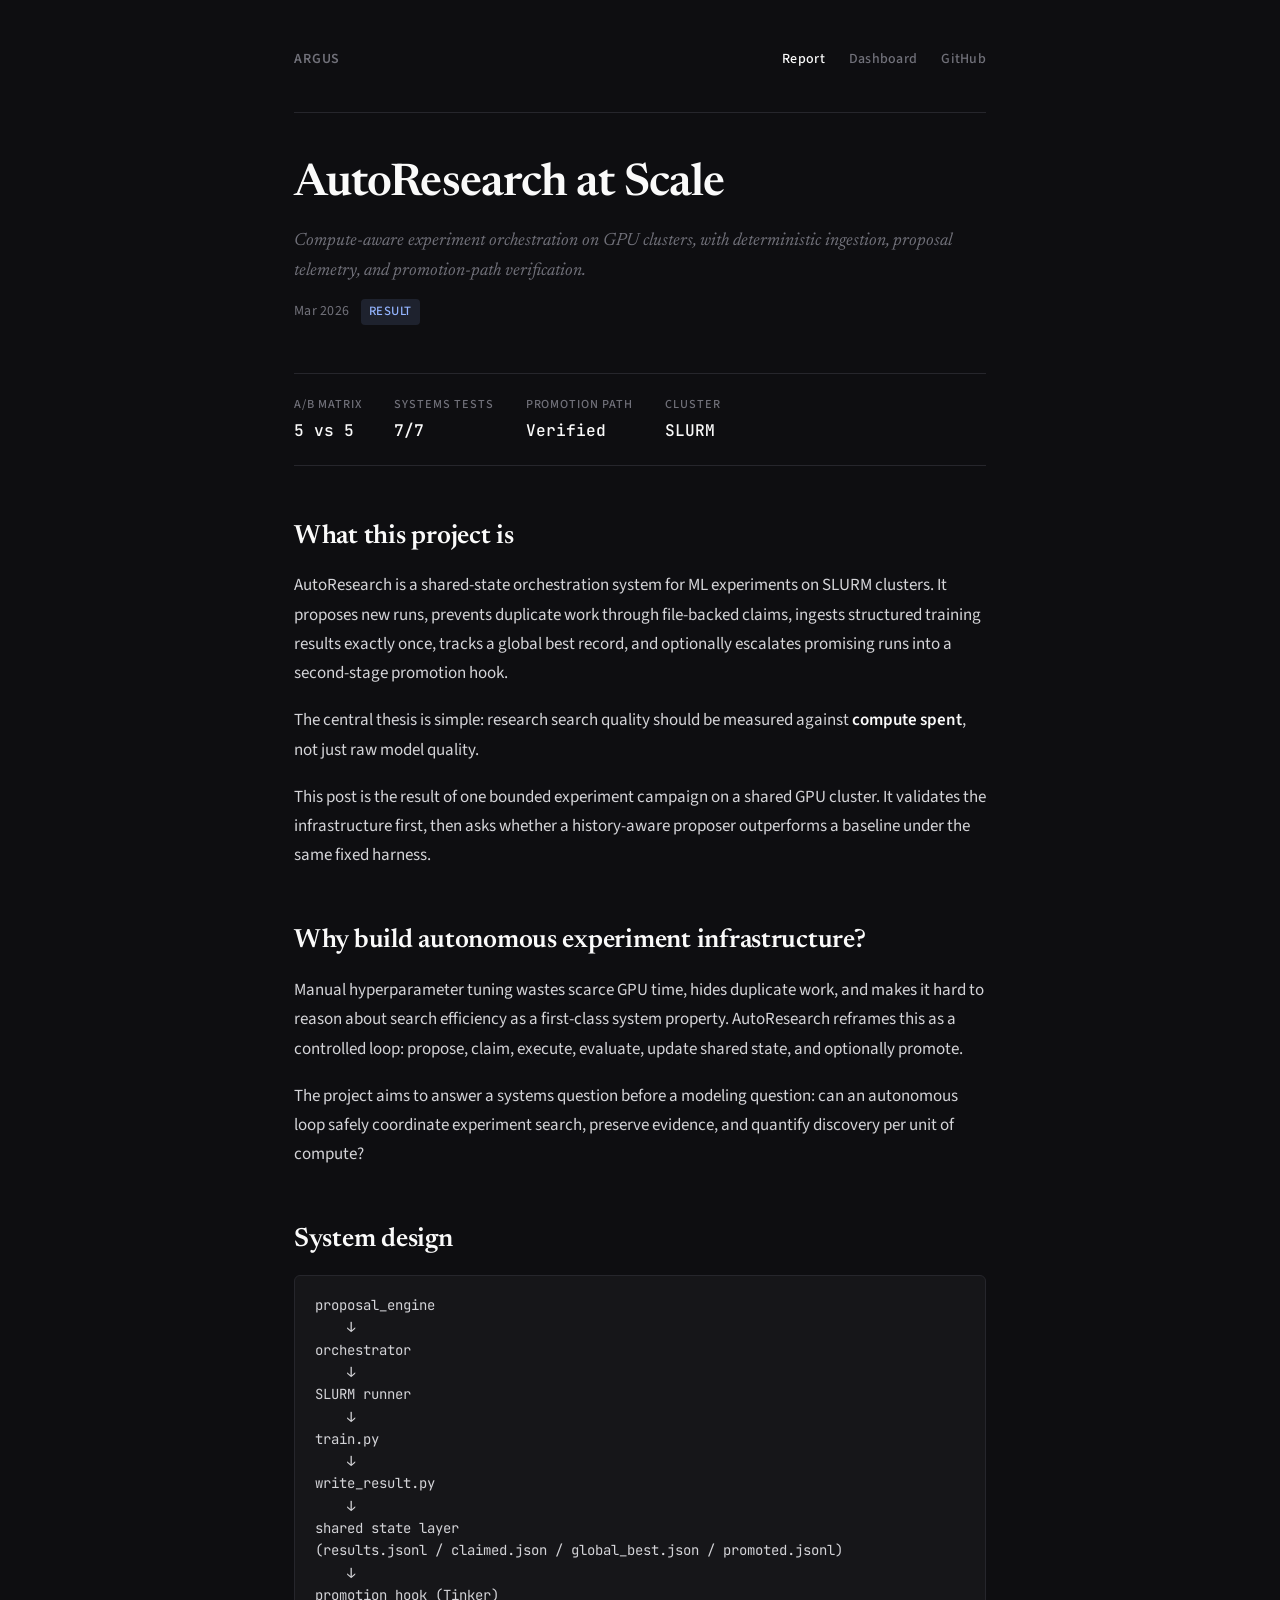
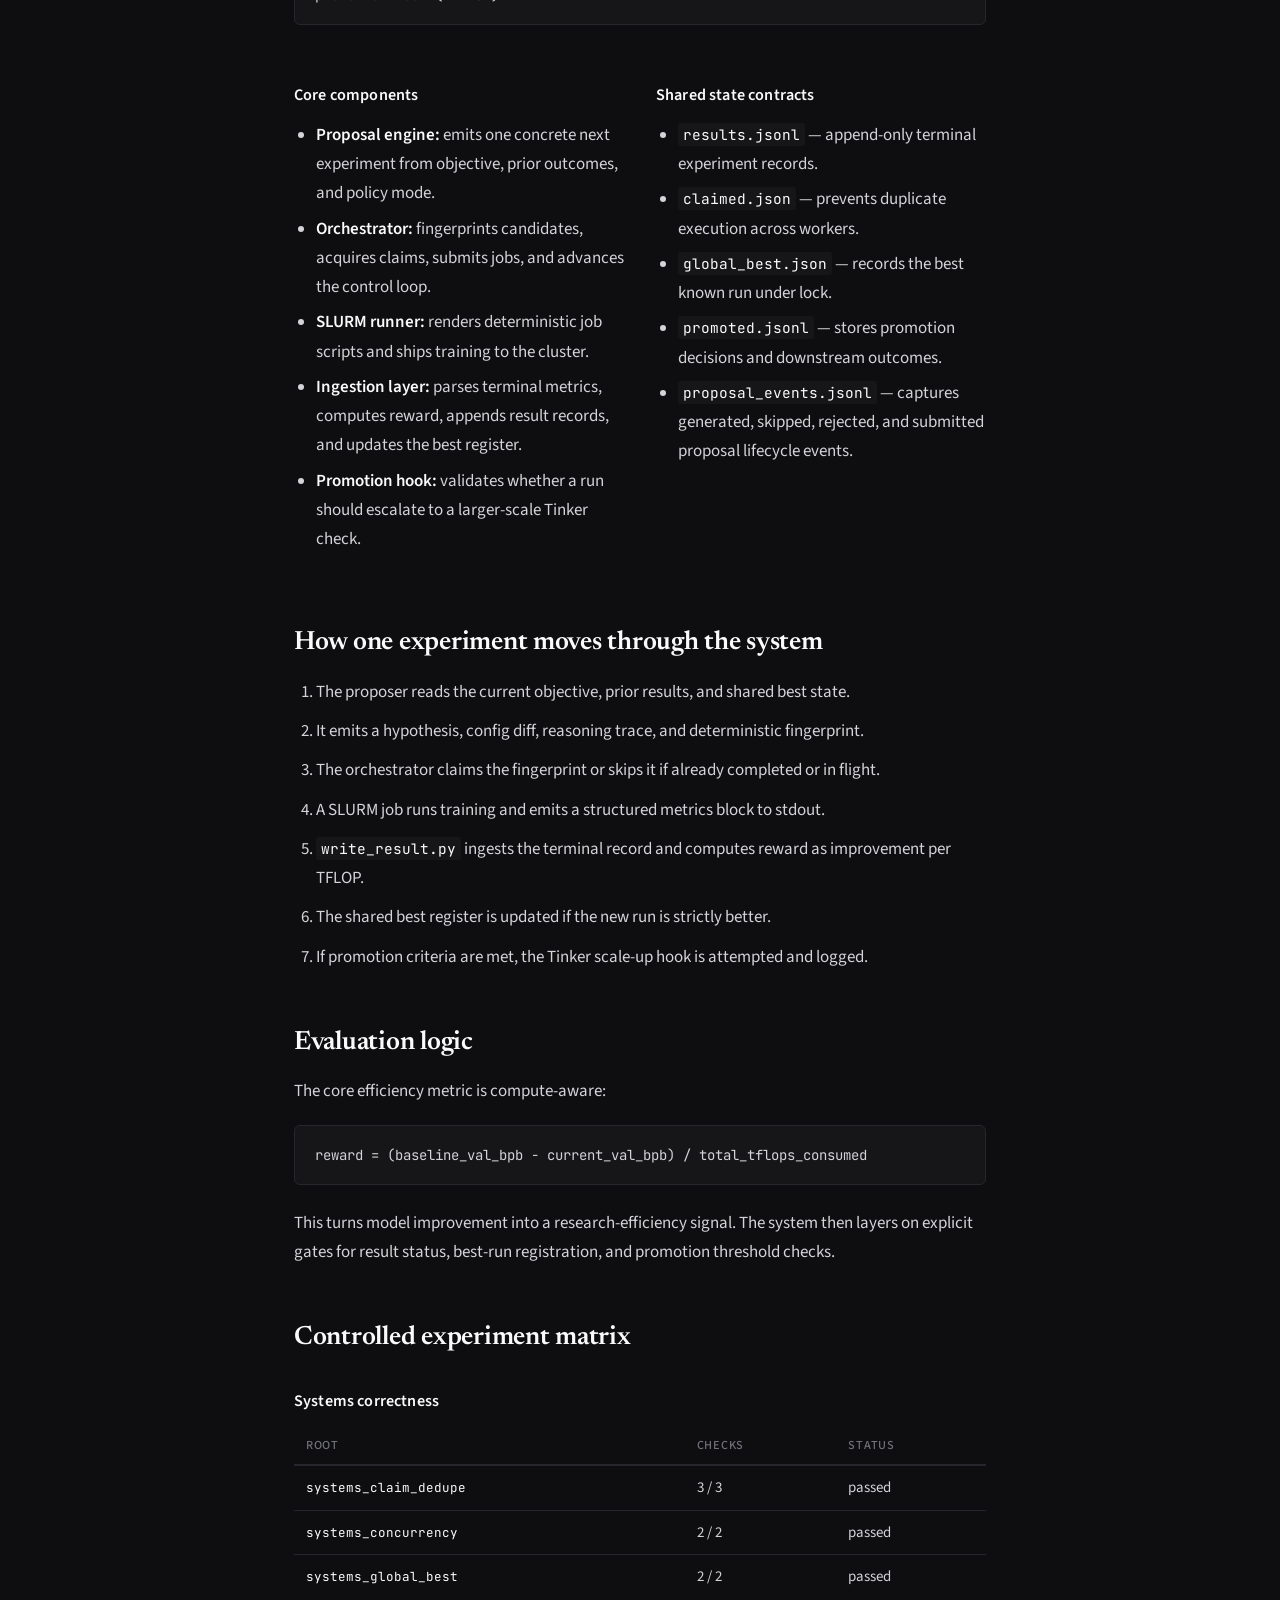
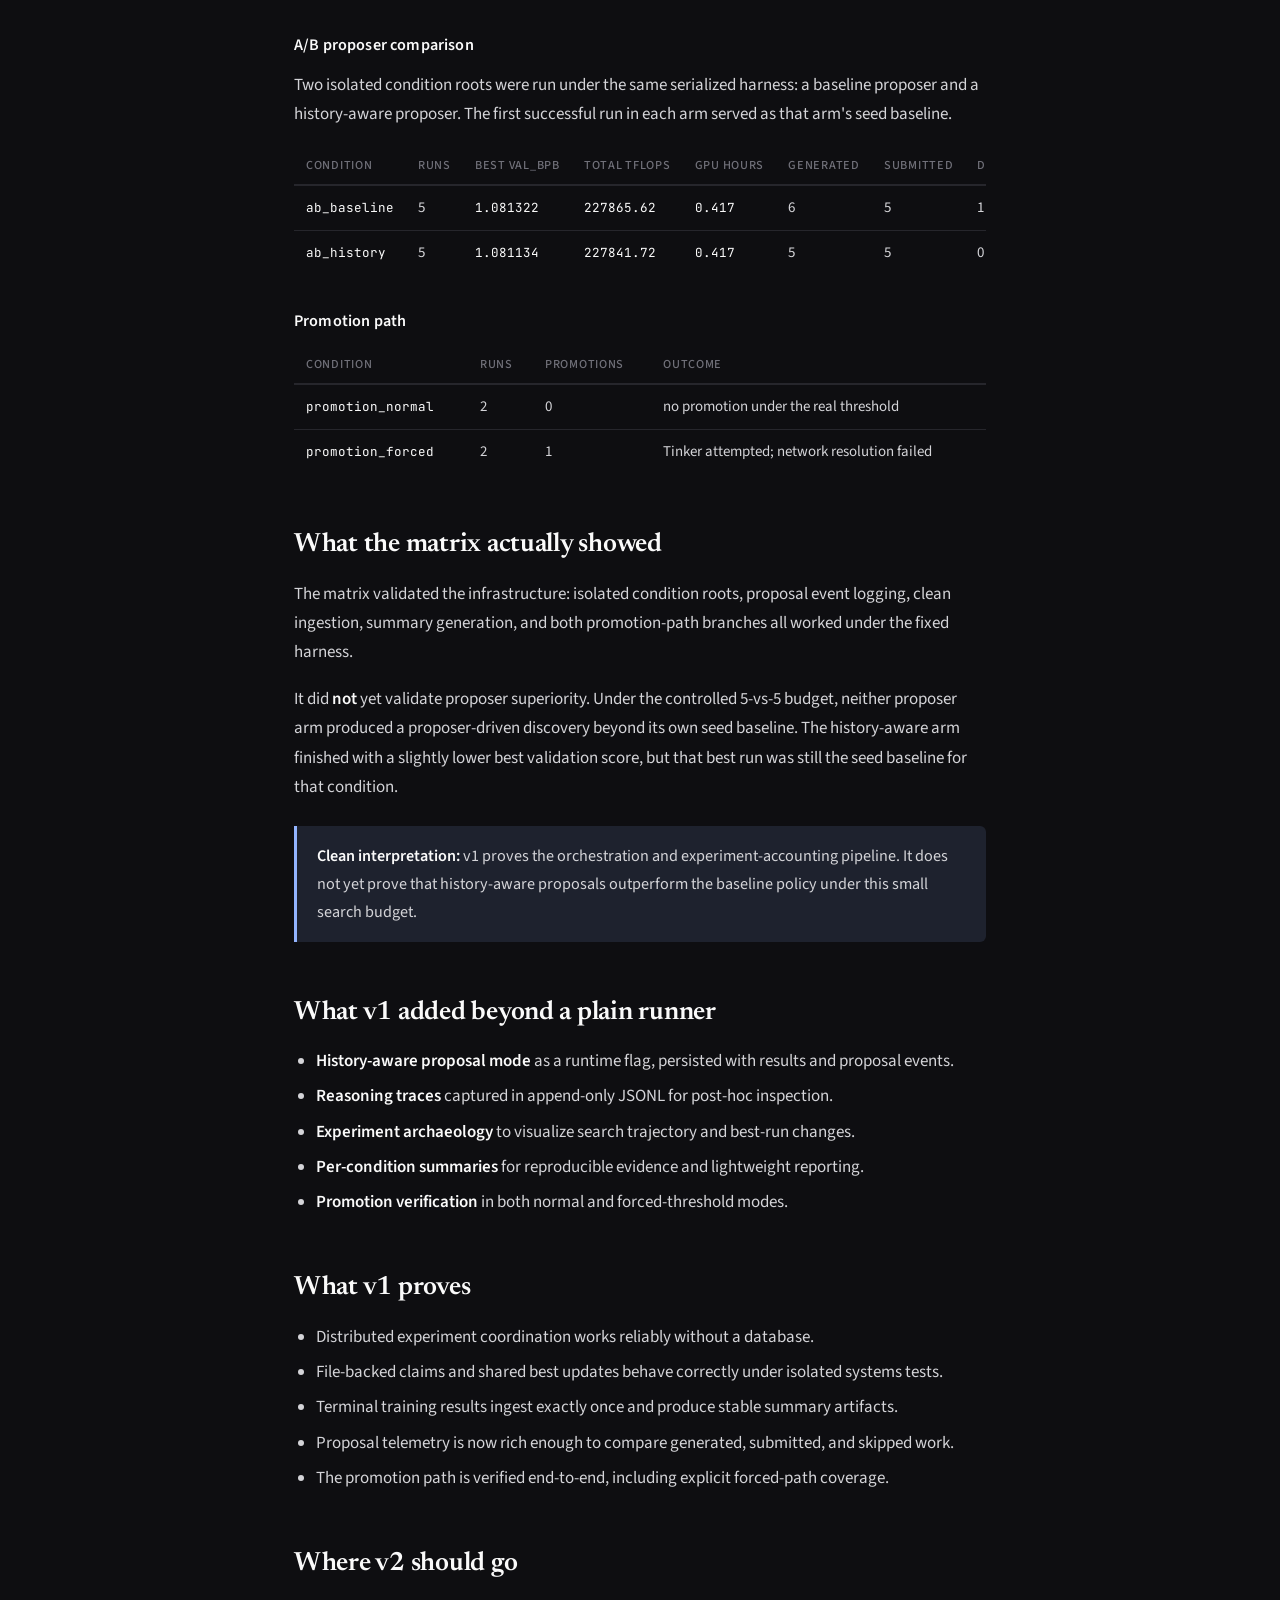
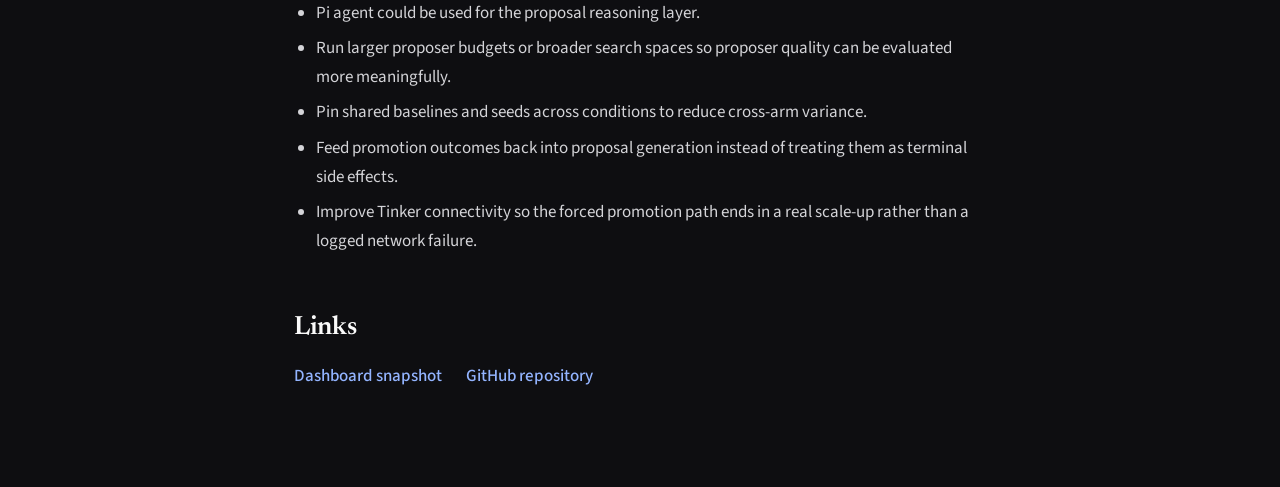
<file: docs/index.html>
<!DOCTYPE html>
<html lang="en">
<head>
  <meta charset="UTF-8" />
  <meta name="viewport" content="width=device-width, initial-scale=1.0" />
  <title>AutoResearch at Scale</title>
  <link rel="stylesheet" href="./styles.css" />
</head>
<body>
  <div class="site-shell">

    <header class="topbar">
      <a href="https://yacob-kidane.github.io/Argus/index.html" class="site-name">Argus</a>
      <nav class="nav">
        <a href="https://yacob-kidane.github.io/Argus/index.html" class="nav-link active">Report</a>
        <a href="https://yacob-kidane.github.io/Argus/dashboard/index.html" class="nav-link">Dashboard</a>
        <a href="https://github.com/yacob-kidane/Argus" class="nav-link" target="_blank" rel="noreferrer">GitHub</a>
      </nav>
    </header>

    <h1>AutoResearch at Scale</h1>
    <p class="subtitle">
      Compute-aware experiment orchestration on GPU clusters, with deterministic
      ingestion, proposal telemetry, and promotion-path verification.
    </p>
    <div class="meta-line">
      Mar 2026 <span class="tag">result</span>
    </div>

    <div class="summary-bar">
      <div class="summary-item">
        <div class="summary-label">A/B Matrix</div>
        <div class="summary-value">5 vs 5</div>
      </div>
      <div class="summary-item">
        <div class="summary-label">Systems Tests</div>
        <div class="summary-value">7/7</div>
      </div>
      <div class="summary-item">
        <div class="summary-label">Promotion Path</div>
        <div class="summary-value">Verified</div>
      </div>
      <div class="summary-item">
        <div class="summary-label">Cluster</div>
        <div class="summary-value">SLURM</div>
      </div>
    </div>

    <h2>What this project is</h2>
    <p>
      AutoResearch is a shared-state orchestration system for ML experiments on SLURM clusters.
      It proposes new runs, prevents duplicate work through file-backed claims, ingests structured
      training results exactly once, tracks a global best record, and optionally escalates promising
      runs into a second-stage promotion hook.
    </p>
    <p>
      The central thesis is simple: research search quality should be measured against
      <strong>compute spent</strong>, not just raw model quality.
    </p>
    <p>
      This post is the result of one bounded experiment campaign on a shared GPU cluster.
      It validates the infrastructure first, then asks whether a history-aware proposer
      outperforms a baseline under the same fixed harness.
    </p>

    <h2>Why build autonomous experiment infrastructure?</h2>
    <p>
      Manual hyperparameter tuning wastes scarce GPU time, hides duplicate work, and makes it hard
      to reason about search efficiency as a first-class system property. AutoResearch reframes this
      as a controlled loop: propose, claim, execute, evaluate, update shared state, and optionally
      promote.
    </p>
    <p>
      The project aims to answer a systems question before a modeling question:
      can an autonomous loop safely coordinate experiment search, preserve evidence, and quantify
      discovery per unit of compute?
    </p>

    <h2>System design</h2>
    <div class="code-block">proposal_engine
    &#8595;
orchestrator
    &#8595;
SLURM runner
    &#8595;
train.py
    &#8595;
write_result.py
    &#8595;
shared state layer
(results.jsonl / claimed.json / global_best.json / promoted.jsonl)
    &#8595;
promotion hook (Tinker)</div>

    <div class="two-col">
      <div>
        <h3>Core components</h3>
        <ul>
          <li><strong>Proposal engine:</strong> emits one concrete next experiment from objective, prior outcomes, and policy mode.</li>
          <li><strong>Orchestrator:</strong> fingerprints candidates, acquires claims, submits jobs, and advances the control loop.</li>
          <li><strong>SLURM runner:</strong> renders deterministic job scripts and ships training to the cluster.</li>
          <li><strong>Ingestion layer:</strong> parses terminal metrics, computes reward, appends result records, and updates the best register.</li>
          <li><strong>Promotion hook:</strong> validates whether a run should escalate to a larger-scale Tinker check.</li>
        </ul>
      </div>
      <div>
        <h3>Shared state contracts</h3>
        <ul>
          <li><code>results.jsonl</code> &mdash; append-only terminal experiment records.</li>
          <li><code>claimed.json</code> &mdash; prevents duplicate execution across workers.</li>
          <li><code>global_best.json</code> &mdash; records the best known run under lock.</li>
          <li><code>promoted.jsonl</code> &mdash; stores promotion decisions and downstream outcomes.</li>
          <li><code>proposal_events.jsonl</code> &mdash; captures generated, skipped, rejected, and submitted proposal lifecycle events.</li>
        </ul>
      </div>
    </div>

    <h2>How one experiment moves through the system</h2>
    <ol class="ordered">
      <li>The proposer reads the current objective, prior results, and shared best state.</li>
      <li>It emits a hypothesis, config diff, reasoning trace, and deterministic fingerprint.</li>
      <li>The orchestrator claims the fingerprint or skips it if already completed or in flight.</li>
      <li>A SLURM job runs training and emits a structured metrics block to stdout.</li>
      <li><code>write_result.py</code> ingests the terminal record and computes reward as improvement per TFLOP.</li>
      <li>The shared best register is updated if the new run is strictly better.</li>
      <li>If promotion criteria are met, the Tinker scale-up hook is attempted and logged.</li>
    </ol>

    <h2>Evaluation logic</h2>
    <p>The core efficiency metric is compute-aware:</p>
    <div class="code-block">reward = (baseline_val_bpb - current_val_bpb) / total_tflops_consumed</div>
    <p>
      This turns model improvement into a research-efficiency signal. The system then layers on
      explicit gates for result status, best-run registration, and promotion threshold checks.
    </p>

    <h2>Controlled experiment matrix</h2>

    <h3>Systems correctness</h3>
    <div class="table-wrap">
      <table>
        <thead>
          <tr>
            <th>Root</th>
            <th>Checks</th>
            <th>Status</th>
          </tr>
        </thead>
        <tbody>
          <tr>
            <td><code>systems_claim_dedupe</code></td>
            <td>3 / 3</td>
            <td>passed</td>
          </tr>
          <tr>
            <td><code>systems_concurrency</code></td>
            <td>2 / 2</td>
            <td>passed</td>
          </tr>
          <tr>
            <td><code>systems_global_best</code></td>
            <td>2 / 2</td>
            <td>passed</td>
          </tr>
        </tbody>
      </table>
    </div>

    <h3>A/B proposer comparison</h3>
    <p>
      Two isolated condition roots were run under the same serialized harness: a baseline proposer and
      a history-aware proposer. The first successful run in each arm served as that arm's seed baseline.
    </p>
    <div class="table-wrap">
      <table>
        <thead>
          <tr>
            <th>Condition</th>
            <th>Runs</th>
            <th>Best val_bpb</th>
            <th>Total TFLOPs</th>
            <th>GPU Hours</th>
            <th>Generated</th>
            <th>Submitted</th>
            <th>Dup. Skips</th>
            <th>Failed</th>
          </tr>
        </thead>
        <tbody>
          <tr>
            <td><code>ab_baseline</code></td>
            <td>5</td>
            <td><code>1.081322</code></td>
            <td><code>227865.62</code></td>
            <td><code>0.417</code></td>
            <td>6</td>
            <td>5</td>
            <td>1</td>
            <td>0</td>
          </tr>
          <tr>
            <td><code>ab_history</code></td>
            <td>5</td>
            <td><code>1.081134</code></td>
            <td><code>227841.72</code></td>
            <td><code>0.417</code></td>
            <td>5</td>
            <td>5</td>
            <td>0</td>
            <td>0</td>
          </tr>
        </tbody>
      </table>
    </div>

    <h3>Promotion path</h3>
    <div class="table-wrap">
      <table>
        <thead>
          <tr>
            <th>Condition</th>
            <th>Runs</th>
            <th>Promotions</th>
            <th>Outcome</th>
          </tr>
        </thead>
        <tbody>
          <tr>
            <td><code>promotion_normal</code></td>
            <td>2</td>
            <td>0</td>
            <td>no promotion under the real threshold</td>
          </tr>
          <tr>
            <td><code>promotion_forced</code></td>
            <td>2</td>
            <td>1</td>
            <td>Tinker attempted; network resolution failed</td>
          </tr>
        </tbody>
      </table>
    </div>

    <h2>What the matrix actually showed</h2>
    <p>
      The matrix validated the infrastructure: isolated condition roots, proposal event logging,
      clean ingestion, summary generation, and both promotion-path branches all worked under the fixed harness.
    </p>
    <p>
      It did <strong>not</strong> yet validate proposer superiority. Under the controlled 5-vs-5 budget,
      neither proposer arm produced a proposer-driven discovery beyond its own seed baseline.
      The history-aware arm finished with a slightly lower best validation score, but that best run was still the
      seed baseline for that condition.
    </p>
    <div class="callout">
      <strong>Clean interpretation:</strong>
      v1 proves the orchestration and experiment-accounting pipeline. It does not yet prove that
      history-aware proposals outperform the baseline policy under this small search budget.
    </div>

    <h2>What v1 added beyond a plain runner</h2>
    <ul>
      <li><strong>History-aware proposal mode</strong> as a runtime flag, persisted with results and proposal events.</li>
      <li><strong>Reasoning traces</strong> captured in append-only JSONL for post-hoc inspection.</li>
      <li><strong>Experiment archaeology</strong> to visualize search trajectory and best-run changes.</li>
      <li><strong>Per-condition summaries</strong> for reproducible evidence and lightweight reporting.</li>
      <li><strong>Promotion verification</strong> in both normal and forced-threshold modes.</li>
    </ul>

    <h2>What v1 proves</h2>
    <ul>
      <li>Distributed experiment coordination works reliably without a database.</li>
      <li>File-backed claims and shared best updates behave correctly under isolated systems tests.</li>
      <li>Terminal training results ingest exactly once and produce stable summary artifacts.</li>
      <li>Proposal telemetry is now rich enough to compare generated, submitted, and skipped work.</li>
      <li>The promotion path is verified end-to-end, including explicit forced-path coverage.</li>
    </ul>

    <h2>Where v2 should go</h2>
    <ul>

      <li>Pi agent could be used for the proposal reasoning layer. </li>
      <li>Run larger proposer budgets or broader search spaces so proposer quality can be evaluated more meaningfully.</li>
      <li>Pin shared baselines and seeds across conditions to reduce cross-arm variance.</li>
      <li>Feed promotion outcomes back into proposal generation instead of treating them as terminal side effects.</li>
      <li>Improve Tinker connectivity so the forced promotion path ends in a real scale-up rather than a logged network failure.</li>
    </ul>

    <h2>Links</h2>
    <div class="link-row">
      <a href="https://yacob-kidane.github.io/Argus/dashboard/index.html">Dashboard snapshot</a>
      <a href="https://github.com/yacob-kidane/Argus" target="_blank" rel="noreferrer">GitHub repository</a>
    </div>

  </div>
</body>
</html>
</file>
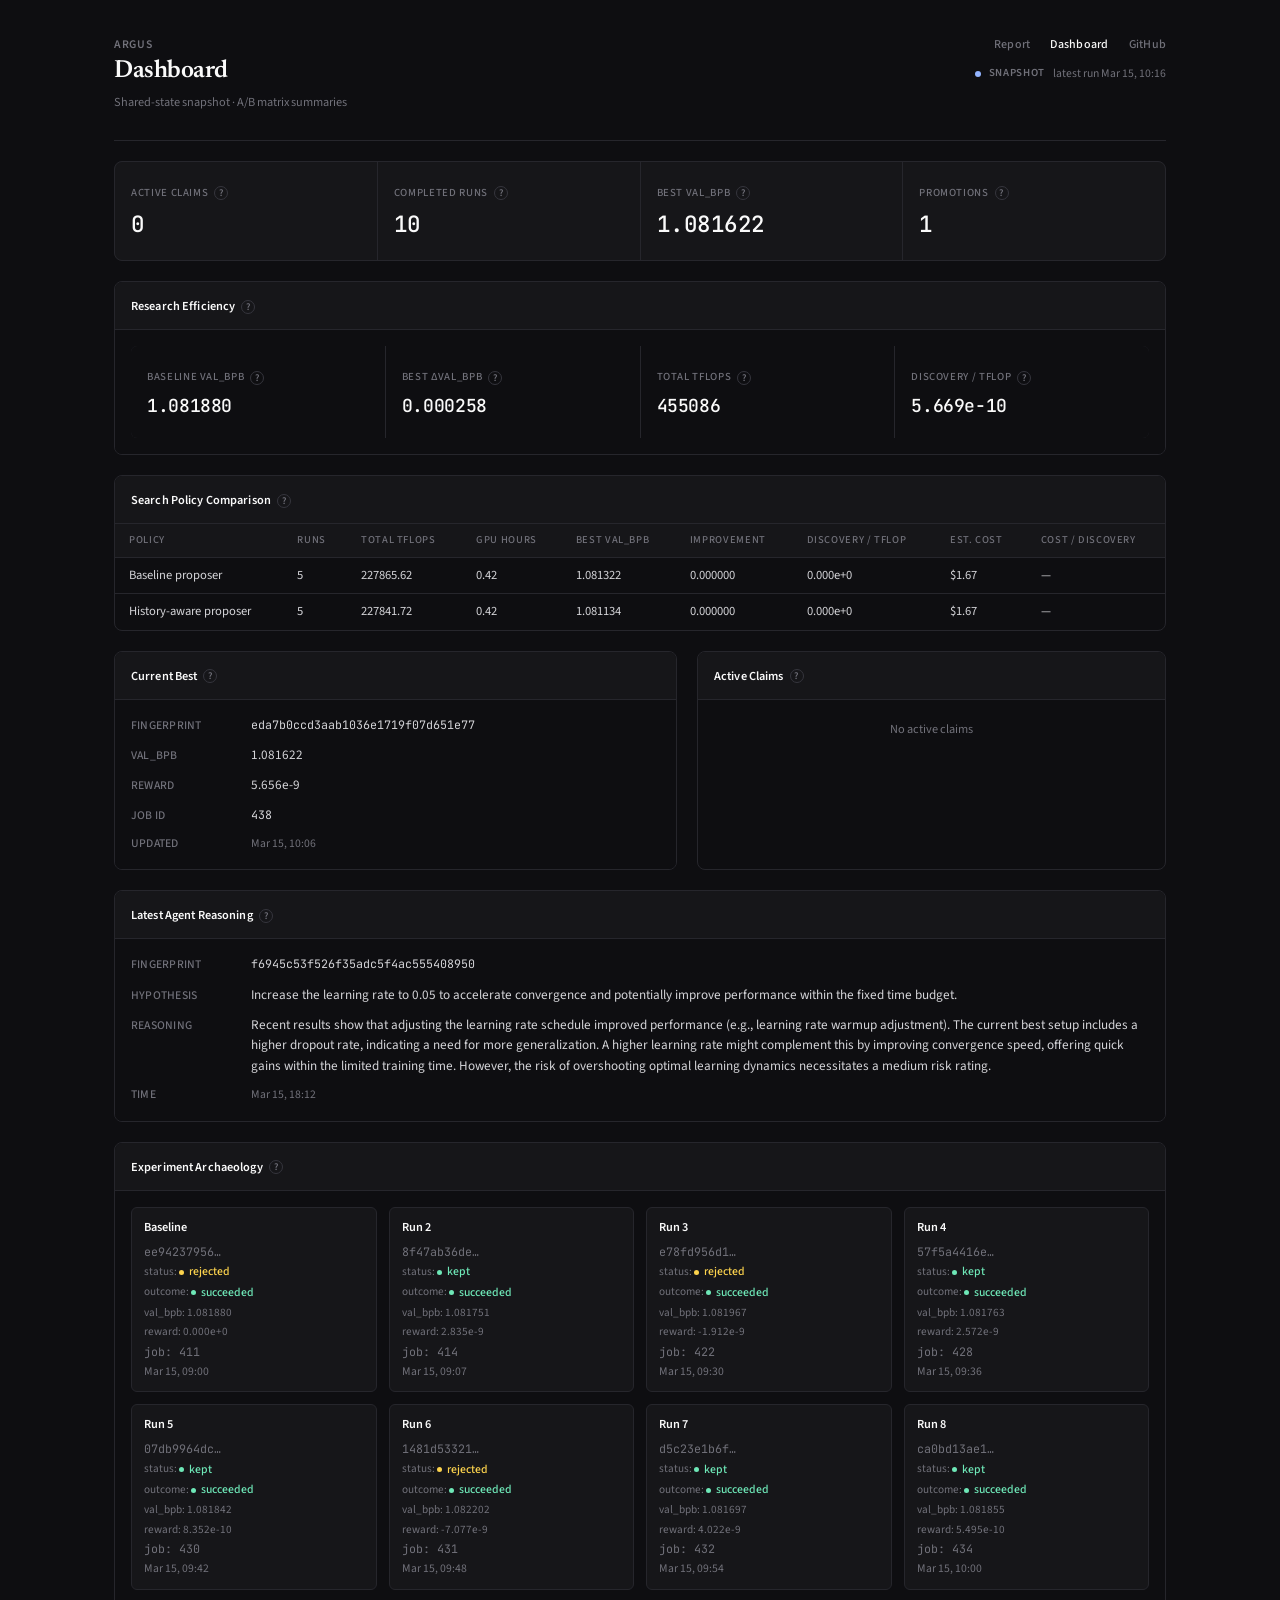
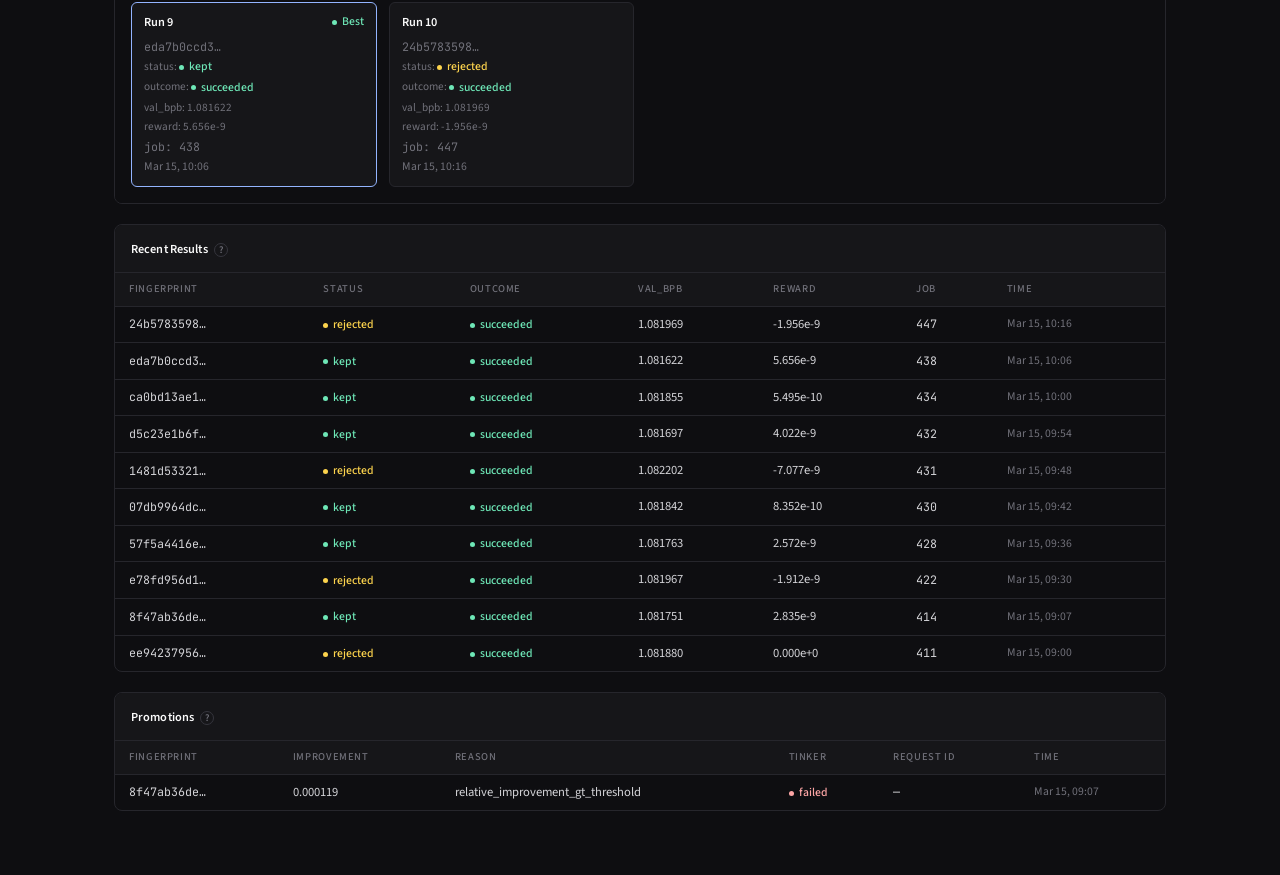
<file: docs/dashboard/index.html>
<!DOCTYPE html>
<html lang="en">
<head>
  <meta charset="UTF-8" />
  <meta name="viewport" content="width=device-width, initial-scale=1.0" />
  <title>Dashboard &mdash; Argus</title>
  <link rel="stylesheet" href="./styles.css" />
</head>
<body>
  <div class="app-shell">

    <header class="topbar">
      <div class="topbar-left">
        <a href="https://yacob-kidane.github.io/Argus/index.html" class="site-name">Argus</a>
        <h1>Dashboard</h1>
        <div class="topbar-sub">Shared-state snapshot &middot; A/B matrix summaries</div>
      </div>
      <div class="topbar-right">
        <nav class="nav">
          <a href="https://yacob-kidane.github.io/Argus/index.html" class="nav-link">Report</a>
          <a href="https://yacob-kidane.github.io/Argus/dashboard/index.html" class="nav-link active">Dashboard</a>
          <a href="https://github.com/yacob-kidane/Argus" class="nav-link" target="_blank" rel="noreferrer">GitHub</a>
        </nav>
        <div class="topbar-meta">
          <span class="live-dot"></span>
          <span class="live-label">Snapshot</span>
          <span id="last-refresh">&mdash;</span>
        </div>
      </div>
    </header>

    <section class="stats-grid">
      <div class="stat-card">
        <div class="stat-label hover-help" data-tooltip="Experiments claimed by a worker and not yet fully ingested.">Active Claims <span class="help-dot">?</span></div>
        <div class="stat-value" id="claims-count">0</div>
      </div>
      <div class="stat-card">
        <div class="stat-label hover-help" data-tooltip="All terminal experiment records in the snapshot, including kept, rejected, and failed runs.">Completed Runs <span class="help-dot">?</span></div>
        <div class="stat-value" id="results-count">0</div>
      </div>
      <div class="stat-card">
        <div class="stat-label hover-help" data-tooltip="Lowest validation bits-per-byte observed in the snapshot. Lower is better.">Best val_bpb <span class="help-dot">?</span></div>
        <div class="stat-value" id="best-val">&mdash;</div>
      </div>
      <div class="stat-card">
        <div class="stat-label hover-help" data-tooltip="Promotion records present in the snapshot data.">Promotions <span class="help-dot">?</span></div>
        <div class="stat-value" id="promotions-count">0</div>
      </div>
    </section>

    <section class="panel">
      <div class="panel-header">
        <h2 class="hover-help" data-tooltip="Compute-aware summary metrics derived from successful runs in the snapshot.">Research Efficiency <span class="help-dot">?</span></h2>
      </div>
      <div class="panel-body">
        <div class="efficiency-grid">
          <div class="stat-card">
            <div class="stat-label hover-help" data-tooltip="Validation bits-per-byte from the first successful run.">Baseline val_bpb <span class="help-dot">?</span></div>
            <div class="stat-value efficiency-value" id="baseline-val">&mdash;</div>
          </div>
          <div class="stat-card">
            <div class="stat-label hover-help" data-tooltip="Absolute improvement from baseline to best successful run.">Best &Delta;val_bpb <span class="help-dot">?</span></div>
            <div class="stat-value efficiency-value" id="best-improvement">&mdash;</div>
          </div>
          <div class="stat-card">
            <div class="stat-label hover-help" data-tooltip="Estimated total training compute consumed by successful runs, in TFLOPs.">Total TFLOPs <span class="help-dot">?</span></div>
            <div class="stat-value efficiency-value" id="total-tflops">&mdash;</div>
          </div>
          <div class="stat-card">
            <div class="stat-label hover-help" data-tooltip="Improvement divided by total TFLOPs. Higher means more quality per compute.">Discovery / TFLOP <span class="help-dot">?</span></div>
            <div class="stat-value efficiency-value" id="discovery-efficiency">&mdash;</div>
          </div>
        </div>
      </div>
    </section>

    <section class="panel">
      <div class="panel-header">
        <h2 class="hover-help" data-tooltip="Formal proposer comparison from the completed isolated A/B matrix.">Search Policy Comparison <span class="help-dot">?</span></h2>
      </div>
      <div class="table-wrap">
        <table>
          <thead>
            <tr>
              <th>Policy</th>
              <th>Runs</th>
              <th>Total TFLOPs</th>
              <th>GPU Hours</th>
              <th>Best val_bpb</th>
              <th>Improvement</th>
              <th>Discovery / TFLOP</th>
              <th>Est. Cost</th>
              <th>Cost / Discovery</th>
            </tr>
          </thead>
          <tbody id="policy-comparison-body">
            <tr><td colspan="9" class="empty-row">No policy comparison yet</td></tr>
          </tbody>
        </table>
      </div>
    </section>

    <section class="two-col">
      <div class="panel">
        <div class="panel-header">
          <h2 class="hover-help" data-tooltip="Best successful run in the snapshot.">Current Best <span class="help-dot">?</span></h2>
        </div>
        <div id="current-best" class="panel-body empty-state">No best run yet</div>
      </div>

      <div class="panel">
        <div class="panel-header">
          <h2 class="hover-help" data-tooltip="Runs reserved by workers and still in flight. Should be empty for a published snapshot.">Active Claims <span class="help-dot">?</span></h2>
        </div>
        <div id="active-claims" class="panel-body empty-state">No active claims</div>
      </div>
    </section>

    <section class="panel">
      <div class="panel-header">
        <h2 class="hover-help" data-tooltip="Newest proposal rationale captured in the reasoning log.">Latest Agent Reasoning <span class="help-dot">?</span></h2>
      </div>
      <div class="panel-body" id="latest-reasoning">
        <div class="empty-state">No reasoning trace yet</div>
      </div>
    </section>

    <section class="panel">
      <div class="panel-header">
        <h2 class="hover-help" data-tooltip="Chronological view of experiment history. The current best run is highlighted.">Experiment Archaeology <span class="help-dot">?</span></h2>
      </div>
      <div class="panel-body">
        <div id="experiment-graph" class="trajectory-grid empty-state">No experiment history yet</div>
      </div>
    </section>

    <section class="panel">
      <div class="panel-header">
        <h2 class="hover-help" data-tooltip="Newest experiment outcomes first, with status, quality, reward, job ID, and timestamp.">Recent Results <span class="help-dot">?</span></h2>
      </div>
      <div class="table-wrap">
        <table>
          <thead>
            <tr>
              <th>Fingerprint</th>
              <th>Status</th>
              <th>Outcome</th>
              <th>val_bpb</th>
              <th>Reward</th>
              <th>Job</th>
              <th>Time</th>
            </tr>
          </thead>
          <tbody id="results-table-body">
            <tr><td colspan="7" class="empty-row">No results yet</td></tr>
          </tbody>
        </table>
      </div>
    </section>

    <section class="panel">
      <div class="panel-header">
        <h2 class="hover-help" data-tooltip="Promotion records with trigger reason and downstream request status.">Promotions <span class="help-dot">?</span></h2>
      </div>
      <div class="table-wrap">
        <table>
          <thead>
            <tr>
              <th>Fingerprint</th>
              <th>Improvement</th>
              <th>Reason</th>
              <th>Tinker</th>
              <th>Request ID</th>
              <th>Time</th>
            </tr>
          </thead>
          <tbody id="promotions-table-body">
            <tr><td colspan="6" class="empty-row">No promotions yet</td></tr>
          </tbody>
        </table>
      </div>
    </section>

  </div>

  <script src="./app.js"></script>
</body>
</html>
</file>
<file: docs/styles.css>
@import url("https://fonts.googleapis.com/css2?family=Newsreader:ital,opsz,wght@0,6..72,400;0,6..72,500;0,6..72,600;1,6..72,400&family=Source+Sans+3:wght@400;500;600&family=JetBrains+Mono:wght@400;500&display=swap");

:root {
  --bg: #0e0e11;
  --surface: #161619;
  --border: #26262c;
  --text: #d4d4d8;
  --text-strong: #fafafa;
  --muted: #71717a;
  --accent: #93b4ff;
  --accent-dim: rgba(147, 180, 255, 0.12);
  --kept: #6ee7b7;
  --warn: #fcd34d;
  --bad: #fca5a5;
  --serif: "Newsreader", Georgia, "Times New Roman", serif;
  --sans: "Source Sans 3", system-ui, -apple-system, sans-serif;
  --mono: "JetBrains Mono", "SF Mono", Consolas, monospace;
}

*,
*::before,
*::after {
  box-sizing: border-box;
  margin: 0;
  padding: 0;
}

html {
  font-size: 17px;
  -webkit-font-smoothing: antialiased;
  -moz-osx-font-smoothing: grayscale;
}

body {
  background: var(--bg);
  color: var(--text);
  font-family: var(--sans);
  line-height: 1.72;
}

.site-shell {
  max-width: 740px;
  margin: 0 auto;
  padding: 48px 24px 96px;
}

a {
  color: var(--accent);
  text-decoration: none;
}

a:hover {
  text-decoration: underline;
}

.topbar {
  display: flex;
  justify-content: space-between;
  align-items: baseline;
  padding-bottom: 40px;
  border-bottom: 1px solid var(--border);
  margin-bottom: 48px;
}

.site-name {
  font-family: var(--sans);
  font-weight: 600;
  font-size: 0.82rem;
  letter-spacing: 0.06em;
  text-transform: uppercase;
  color: var(--muted);
}

.nav {
  display: flex;
  gap: 24px;
}

.nav-link {
  font-size: 0.82rem;
  font-weight: 500;
  color: var(--muted);
  text-decoration: none;
  letter-spacing: 0.02em;
  transition: color 0.15s;
}

.nav-link:hover,
.nav-link.active {
  color: var(--text-strong);
  text-decoration: none;
}

h1 {
  font-family: var(--serif);
  font-weight: 600;
  font-size: 2.65rem;
  line-height: 1.08;
  color: var(--text-strong);
  margin-bottom: 16px;
  letter-spacing: -0.02em;
}

.subtitle {
  color: var(--muted);
  font-size: 1.05rem;
  font-style: italic;
  font-family: var(--serif);
  margin-bottom: 12px;
}

.meta-line {
  color: var(--muted);
  font-size: 0.82rem;
  letter-spacing: 0.02em;
  margin-bottom: 48px;
}

.meta-line .tag {
  display: inline-block;
  padding: 2px 8px;
  border-radius: 4px;
  background: var(--accent-dim);
  color: var(--accent);
  font-size: 0.75rem;
  font-weight: 500;
  letter-spacing: 0.04em;
  text-transform: uppercase;
  margin-left: 8px;
}

h2 {
  font-family: var(--serif);
  font-weight: 600;
  font-size: 1.55rem;
  line-height: 1.2;
  color: var(--text-strong);
  margin-top: 56px;
  margin-bottom: 18px;
  letter-spacing: -0.01em;
}

h3 {
  font-family: var(--sans);
  font-weight: 600;
  font-size: 0.95rem;
  color: var(--text-strong);
  margin-top: 32px;
  margin-bottom: 12px;
  letter-spacing: 0.01em;
}

p {
  margin-bottom: 18px;
}

ul,
ol {
  padding-left: 22px;
  margin-bottom: 18px;
}

li {
  margin-bottom: 6px;
}

strong {
  color: var(--text-strong);
  font-weight: 600;
}

code {
  font-family: var(--mono);
  font-size: 0.85em;
  background: var(--surface);
  padding: 2px 5px;
  border-radius: 3px;
  color: var(--text-strong);
}

.code-block {
  font-family: var(--mono);
  font-size: 0.82rem;
  line-height: 1.6;
  background: var(--surface);
  border: 1px solid var(--border);
  border-radius: 6px;
  padding: 18px 20px;
  overflow-x: auto;
  white-space: pre;
  color: var(--text);
  margin-bottom: 24px;
}

.summary-bar {
  display: flex;
  gap: 32px;
  flex-wrap: wrap;
  padding: 20px 0;
  border-top: 1px solid var(--border);
  border-bottom: 1px solid var(--border);
  margin-bottom: 48px;
}

.summary-item {
  display: flex;
  flex-direction: column;
  gap: 2px;
}

.summary-label {
  font-size: 0.72rem;
  font-weight: 500;
  letter-spacing: 0.08em;
  text-transform: uppercase;
  color: var(--muted);
}

.summary-value {
  font-family: var(--mono);
  font-size: 0.95rem;
  font-weight: 500;
  color: var(--text-strong);
}

.table-wrap {
  overflow-x: auto;
  margin-bottom: 24px;
}

table {
  width: 100%;
  border-collapse: collapse;
}

thead th {
  text-align: left;
  padding: 8px 12px;
  font-size: 0.72rem;
  font-weight: 500;
  letter-spacing: 0.06em;
  text-transform: uppercase;
  color: var(--muted);
  border-bottom: 2px solid var(--border);
  white-space: nowrap;
}

tbody td {
  padding: 9px 12px;
  font-size: 0.88rem;
  color: var(--text);
  border-bottom: 1px solid var(--border);
  vertical-align: top;
}

tbody td code {
  background: none;
  padding: 0;
  font-size: 0.84em;
}

tbody tr:last-child td {
  border-bottom: none;
}

.callout {
  border-left: 3px solid var(--accent);
  padding: 16px 20px;
  background: var(--accent-dim);
  border-radius: 0 6px 6px 0;
  margin: 24px 0;
  font-size: 0.95rem;
}

.link-row {
  display: flex;
  gap: 24px;
  flex-wrap: wrap;
  margin-top: 12px;
}

.link-row a {
  font-weight: 500;
}

.two-col {
  display: grid;
  grid-template-columns: 1fr 1fr;
  gap: 32px;
}

.ordered li {
  margin-bottom: 10px;
}

@media (max-width: 640px) {
  html {
    font-size: 16px;
  }

  .site-shell {
    padding: 32px 16px 64px;
  }

  h1 {
    font-size: 2rem;
  }

  .topbar {
    flex-direction: column;
    gap: 12px;
  }

  .summary-bar {
    gap: 20px;
  }

  .two-col {
    grid-template-columns: 1fr;
  }
}
</file>
<file: docs/dashboard/styles.css>
@import url("https://fonts.googleapis.com/css2?family=Newsreader:ital,opsz,wght@0,6..72,400;0,6..72,500;0,6..72,600;1,6..72,400&family=Source+Sans+3:wght@400;500;600&family=JetBrains+Mono:wght@400;500&display=swap");

:root {
  --bg: #0e0e11;
  --surface: #161619;
  --surface-2: #1c1c20;
  --border: #26262c;
  --border-2: #35353d;
  --text: #d4d4d8;
  --text-strong: #fafafa;
  --muted: #71717a;
  --accent: #93b4ff;
  --accent-dim: rgba(147, 180, 255, 0.10);
  --kept: #6ee7b7;
  --warn: #fcd34d;
  --bad: #fca5a5;
  --serif: "Newsreader", Georgia, "Times New Roman", serif;
  --sans: "Source Sans 3", system-ui, -apple-system, sans-serif;
  --mono: "JetBrains Mono", "SF Mono", Consolas, monospace;
}

*,
*::before,
*::after {
  box-sizing: border-box;
  margin: 0;
  padding: 0;
}

html {
  font-size: 15px;
  -webkit-font-smoothing: antialiased;
  -moz-osx-font-smoothing: grayscale;
}

body {
  background: var(--bg);
  color: var(--text);
  font-family: var(--sans);
  line-height: 1.55;
}

.app-shell {
  max-width: 1100px;
  margin: 0 auto;
  padding: 36px 24px 64px;
  display: flex;
  flex-direction: column;
  gap: 20px;
}

a {
  color: var(--accent);
  text-decoration: none;
}

a:hover {
  text-decoration: underline;
}

/* ── Topbar ── */

.topbar {
  display: flex;
  justify-content: space-between;
  align-items: baseline;
  padding-bottom: 28px;
  border-bottom: 1px solid var(--border);
  gap: 20px;
}

.topbar-left {
  display: flex;
  flex-direction: column;
  gap: 4px;
}

.site-name {
  font-family: var(--sans);
  font-weight: 600;
  font-size: 0.78rem;
  letter-spacing: 0.06em;
  text-transform: uppercase;
  color: var(--muted);
  text-decoration: none;
}

.topbar h1 {
  font-family: var(--serif);
  font-size: 1.65rem;
  font-weight: 600;
  color: var(--text-strong);
  letter-spacing: -0.02em;
  line-height: 1.15;
}

.topbar-sub {
  color: var(--muted);
  font-size: 0.82rem;
  margin-top: 2px;
}

.topbar-right {
  display: flex;
  flex-direction: column;
  align-items: flex-end;
  gap: 10px;
  flex-shrink: 0;
}

.nav {
  display: flex;
  gap: 20px;
}

.nav-link {
  font-size: 0.8rem;
  font-weight: 500;
  color: var(--muted);
  text-decoration: none;
  letter-spacing: 0.02em;
  transition: color 0.15s;
}

.nav-link:hover,
.nav-link.active {
  color: var(--text-strong);
  text-decoration: none;
}

.topbar-meta {
  display: flex;
  align-items: center;
  gap: 8px;
  font-size: 0.78rem;
  color: var(--muted);
}

.live-dot {
  width: 6px;
  height: 6px;
  border-radius: 50%;
  background: var(--accent);
}

.live-label {
  font-weight: 600;
  color: var(--muted);
  font-size: 0.72rem;
  text-transform: uppercase;
  letter-spacing: 0.06em;
}

/* ── Stats Grid ── */

.stats-grid {
  display: grid;
  grid-template-columns: repeat(4, 1fr);
  gap: 1px;
  background: var(--border);
  border: 1px solid var(--border);
  border-radius: 8px;
  overflow: hidden;
}

.stat-card {
  background: var(--surface);
  padding: 18px 16px;
}

.stat-label {
  font-size: 0.72rem;
  font-weight: 500;
  letter-spacing: 0.06em;
  text-transform: uppercase;
  color: var(--muted);
  margin-bottom: 6px;
}

.stat-value {
  font-family: var(--mono);
  font-size: 1.5rem;
  font-weight: 500;
  color: var(--text-strong);
  letter-spacing: -0.02em;
}

/* ── Panels ── */

.panel {
  border: 1px solid var(--border);
  border-radius: 8px;
  overflow: hidden;
}

.panel-header {
  padding: 12px 16px;
  border-bottom: 1px solid var(--border);
  background: var(--surface);
}

.panel-header h2 {
  font-family: var(--sans);
  font-size: 0.82rem;
  font-weight: 600;
  color: var(--text-strong);
  letter-spacing: 0.01em;
}

.panel-body {
  padding: 16px;
  background: var(--bg);
}

/* ── Tooltips ── */

.hover-help {
  position: relative;
  display: inline-flex;
  align-items: center;
  gap: 6px;
  cursor: help;
}

.help-dot {
  display: inline-flex;
  align-items: center;
  justify-content: center;
  width: 14px;
  height: 14px;
  border-radius: 50%;
  border: 1px solid var(--border-2);
  color: var(--muted);
  font-size: 10px;
  font-weight: 600;
  line-height: 1;
  flex-shrink: 0;
}

.hover-help::after {
  content: attr(data-tooltip);
  position: absolute;
  left: 0;
  top: calc(100% + 8px);
  width: min(300px, 70vw);
  padding: 10px 12px;
  border-radius: 6px;
  border: 1px solid var(--border-2);
  background: var(--surface-2);
  color: var(--text);
  font-size: 0.78rem;
  font-weight: 400;
  line-height: 1.45;
  letter-spacing: normal;
  text-transform: none;
  white-space: normal;
  opacity: 0;
  pointer-events: none;
  transform: translateY(-3px);
  transition: opacity 0.12s, transform 0.12s;
  z-index: 20;
}

.hover-help:hover::after,
.hover-help:focus-visible::after {
  opacity: 1;
  transform: translateY(0);
}

/* ── Efficiency Grid ── */

.efficiency-grid {
  display: grid;
  grid-template-columns: repeat(4, 1fr);
  gap: 1px;
  background: var(--border);
  border-radius: 6px;
  overflow: hidden;
}

.efficiency-grid .stat-card {
  background: var(--bg);
}

.efficiency-value {
  font-size: 1.2rem;
}

/* ── Tables ── */

.table-wrap {
  overflow-x: auto;
}

table {
  width: 100%;
  border-collapse: collapse;
}

thead th {
  text-align: left;
  padding: 8px 14px;
  font-size: 0.7rem;
  font-weight: 500;
  letter-spacing: 0.06em;
  text-transform: uppercase;
  color: var(--muted);
  border-bottom: 1px solid var(--border);
  white-space: nowrap;
  background: var(--surface);
}

tbody td {
  padding: 8px 14px;
  font-size: 0.84rem;
  color: var(--text);
  border-bottom: 1px solid var(--border);
  white-space: nowrap;
}

tbody tr:last-child td {
  border-bottom: none;
}

.empty-row {
  color: var(--muted);
  text-align: center;
  padding: 24px 14px;
  font-size: 0.82rem;
}

/* ── Two Column ── */

.two-col {
  display: grid;
  grid-template-columns: 1.2fr 1fr;
  gap: 20px;
}

/* ── Key-Value Rows ── */

.current-best-grid,
.claims-list {
  display: grid;
  gap: 10px;
}

.kv-row {
  display: grid;
  grid-template-columns: 110px 1fr;
  gap: 10px;
  align-items: baseline;
}

.kv-key {
  color: var(--muted);
  font-size: 0.78rem;
  font-weight: 500;
  letter-spacing: 0.02em;
  text-transform: uppercase;
}

.kv-value {
  font-size: 0.88rem;
  color: var(--text);
}

.prewrap {
  white-space: pre-wrap;
  word-break: break-word;
}

/* ── Claims ── */

.claim-item {
  padding: 10px 12px;
  border: 1px solid var(--border);
  border-radius: 6px;
  background: var(--surface);
}

.claim-fp {
  font-size: 0.82rem;
}

.claim-meta {
  display: flex;
  flex-wrap: wrap;
  gap: 4px 14px;
  margin-top: 6px;
  color: var(--muted);
  font-size: 0.75rem;
}

/* ── Experiment Archaeology ── */

.trajectory-grid {
  display: grid;
  gap: 12px;
  grid-template-columns: repeat(auto-fill, minmax(200px, 1fr));
}

.exp-node {
  border: 1px solid var(--border);
  border-radius: 6px;
  padding: 10px 12px;
  background: var(--surface);
}

.exp-node.best {
  border-color: var(--accent);
}

.exp-node-header {
  display: flex;
  align-items: center;
  justify-content: space-between;
  gap: 8px;
  margin-bottom: 6px;
}

.exp-node-title {
  font-size: 0.82rem;
  font-weight: 600;
  color: var(--text-strong);
}

.exp-node-meta {
  display: grid;
  gap: 2px;
  font-size: 0.75rem;
  color: var(--muted);
}

/* ── Badges ── */

.badge {
  display: inline-flex;
  align-items: center;
  gap: 5px;
  font-size: 0.78rem;
  font-weight: 500;
}

.badge::before {
  content: "";
  width: 5px;
  height: 5px;
  border-radius: 50%;
  flex-shrink: 0;
}

.badge-good {
  color: var(--kept);
}
.badge-good::before {
  background: var(--kept);
}

.badge-warn {
  color: var(--warn);
}
.badge-warn::before {
  background: var(--warn);
}

.badge-bad {
  color: var(--bad);
}
.badge-bad::before {
  background: var(--bad);
}

.badge-neutral {
  color: var(--muted);
}
.badge-neutral::before {
  background: var(--muted);
}

/* ── Utility ── */

.mono {
  font-family: var(--mono);
  font-size: 0.78rem;
  letter-spacing: 0;
}

.ts {
  color: var(--muted);
  font-size: 0.78rem;
  font-variant-numeric: tabular-nums;
}

.empty-state {
  color: var(--muted);
  font-size: 0.82rem;
  padding: 20px 0;
  text-align: center;
}

/* ── Responsive ── */

@media (max-width: 1000px) {
  .stats-grid,
  .efficiency-grid {
    grid-template-columns: repeat(2, 1fr);
  }

  .two-col {
    grid-template-columns: 1fr;
  }
}

@media (max-width: 700px) {
  .topbar {
    flex-direction: column;
    gap: 12px;
  }

  .topbar-right {
    align-items: flex-start;
  }
}

@media (max-width: 500px) {
  .app-shell {
    padding: 24px 14px 48px;
  }

  .stats-grid,
  .efficiency-grid {
    grid-template-columns: 1fr;
  }

  .topbar h1 {
    font-size: 1.35rem;
  }
}
</file>
